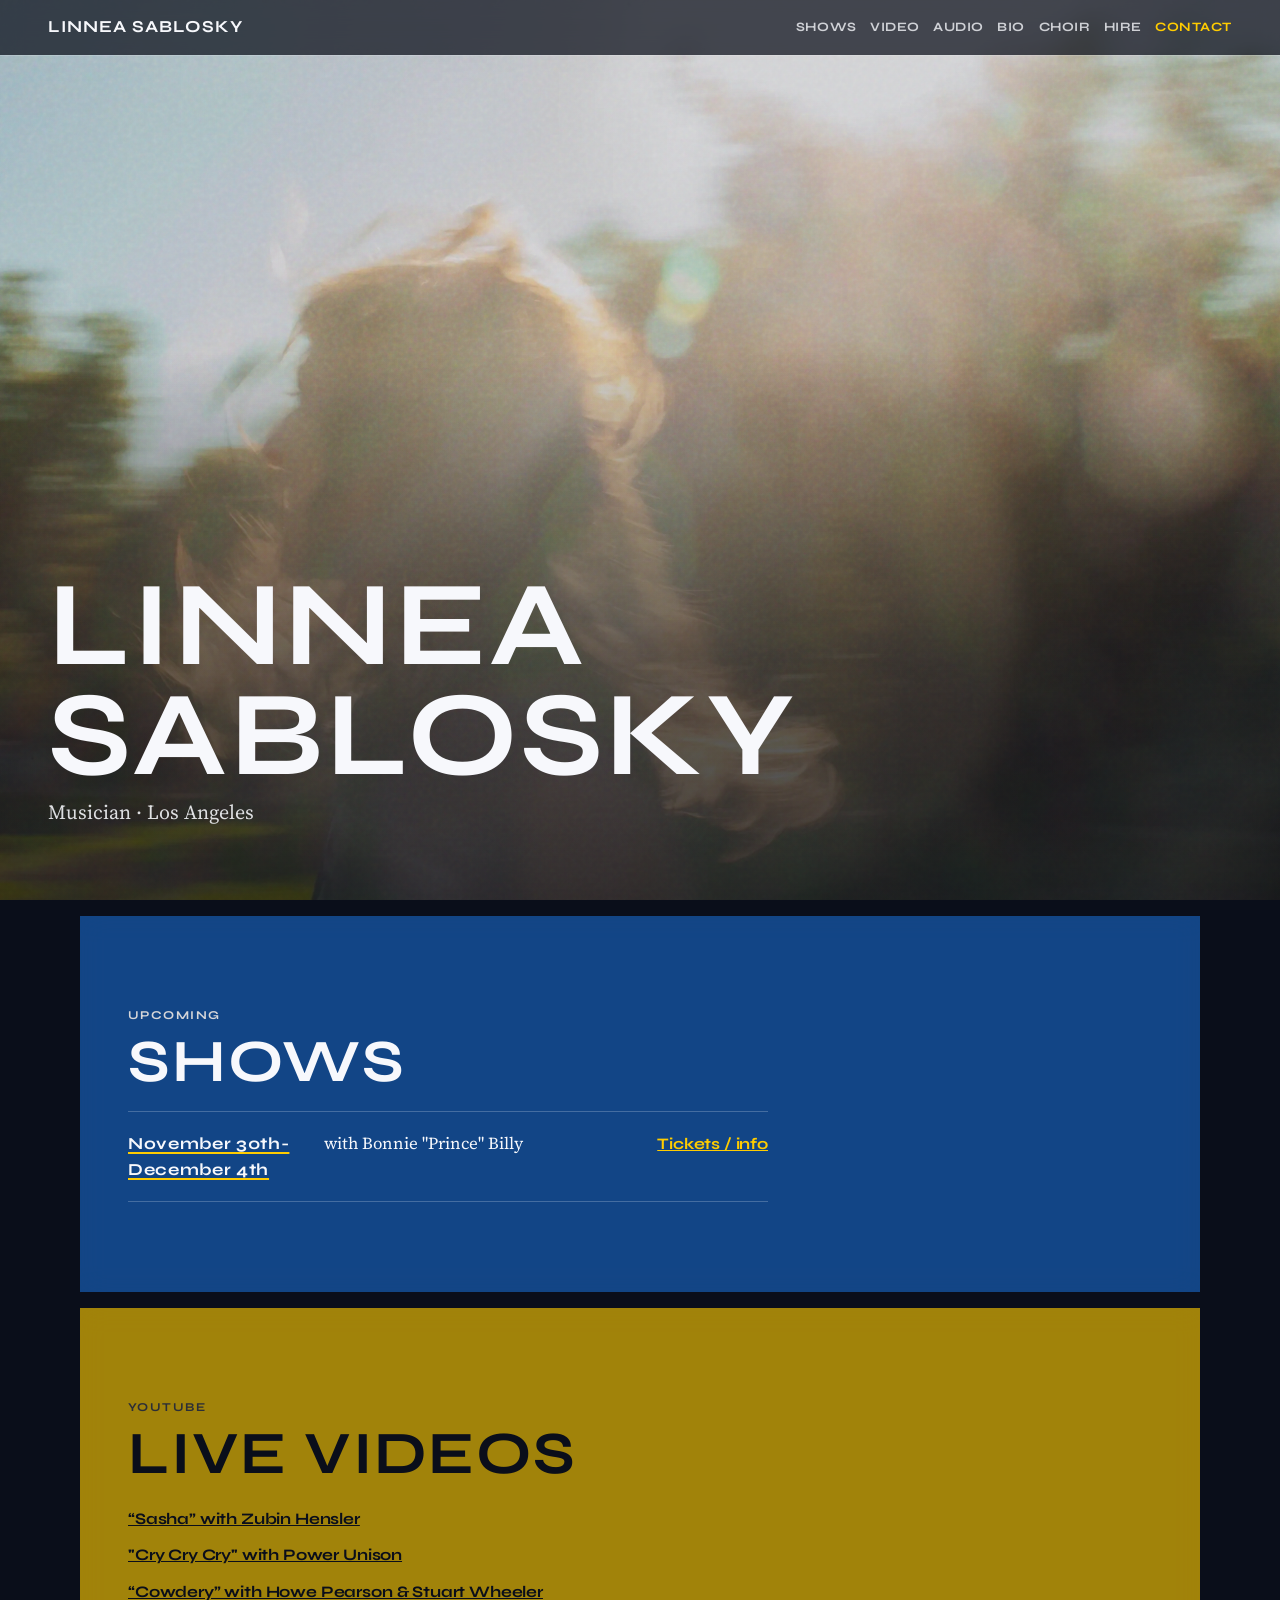
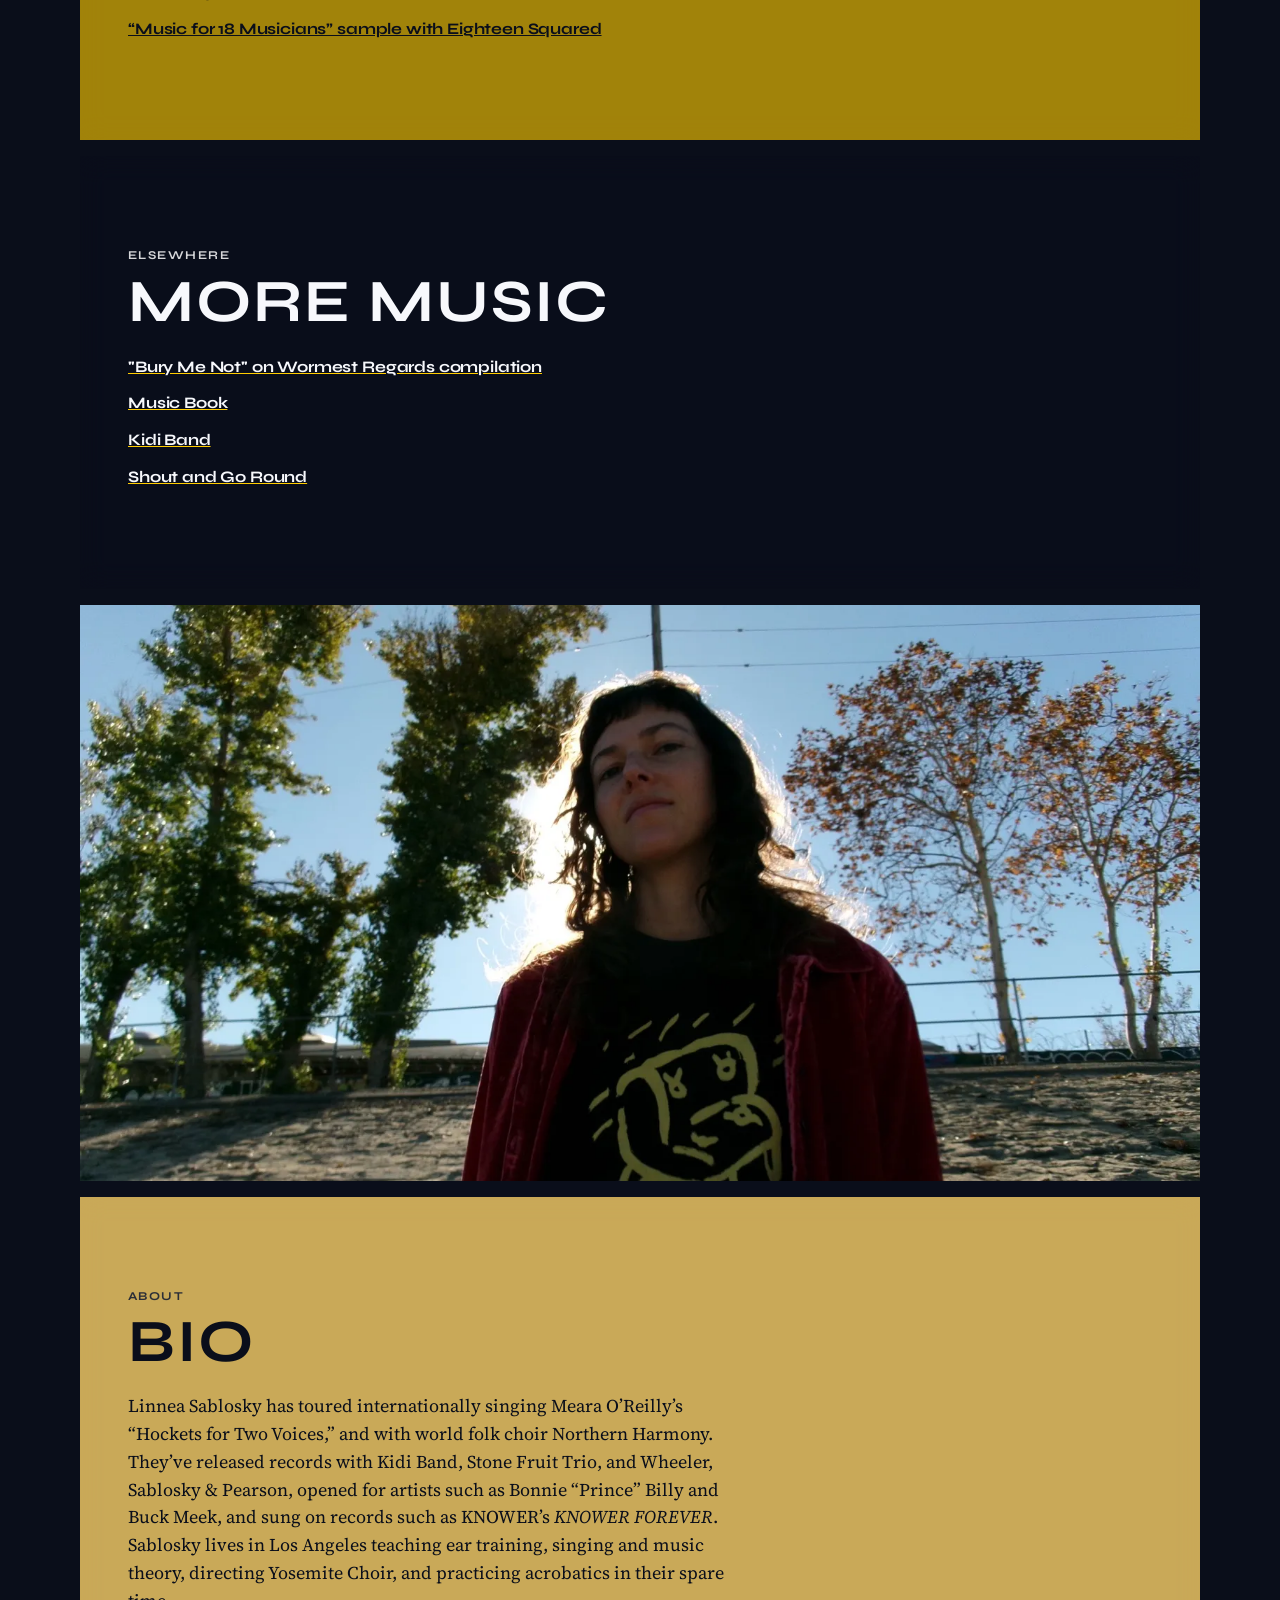
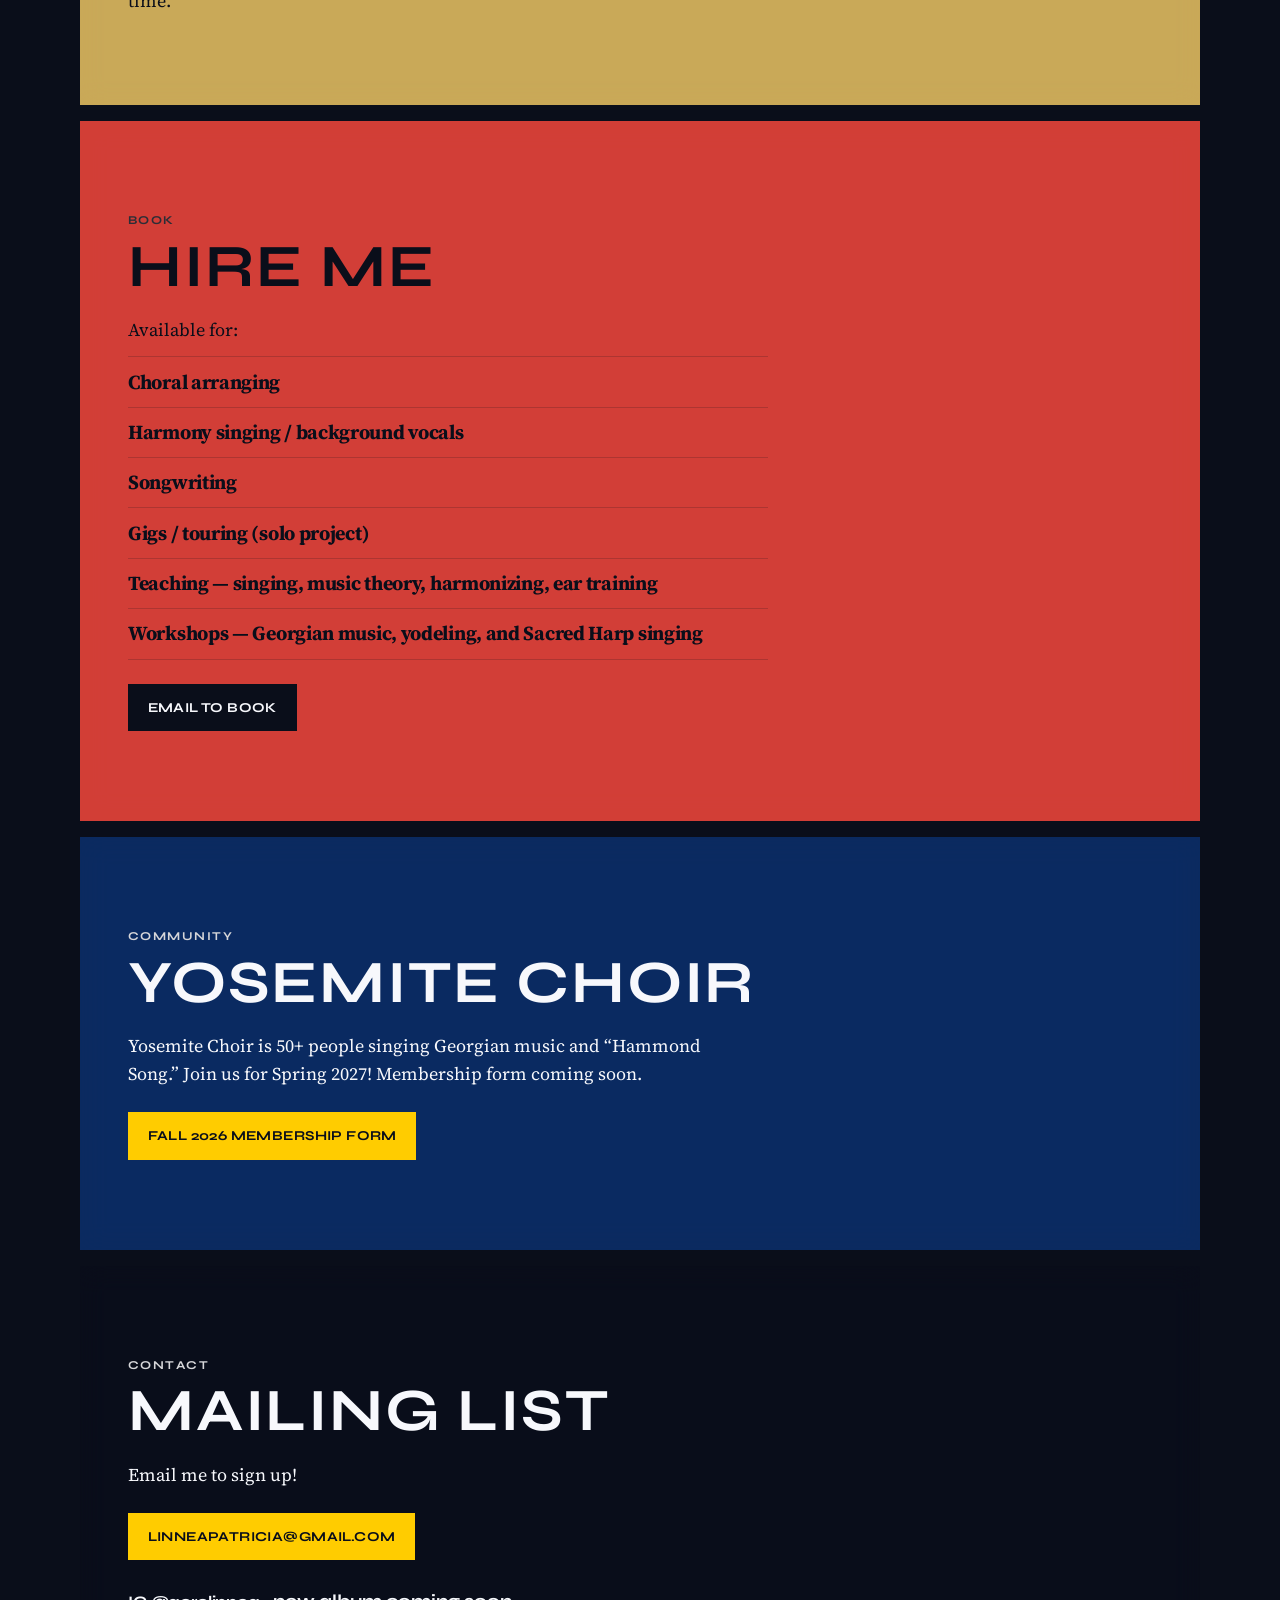
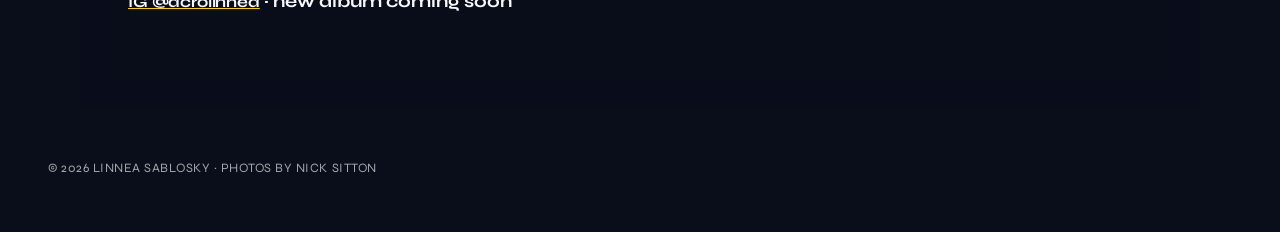
<file: index.html>
<!DOCTYPE html>
<html lang="en">
<head>
  <meta charset="utf-8">
  <meta name="viewport" content="width=device-width, initial-scale=1">
  <title>Linnea Sablosky</title>
  <meta name="description" content="Los Angeles musician. You can hire them for teaching, songwriting, gigs, and more.">
  <link rel="canonical" href="https://linneasablosky.com/">

  <!-- Open Graph / messaging previews -->
  <meta property="og:type" content="website">
  <meta property="og:url" content="https://linneasablosky.com/">
  <meta property="og:site_name" content="Linnea Sablosky">
  <!-- Title is the tagline (not the name) so iMessage doesn’t show Name + Name under the domain -->
  <meta property="og:title" content="Musician · Los Angeles">
  <meta property="og:description" content="Los Angeles musician. You can hire them for teaching, songwriting, gigs, and more.">
  <meta property="og:image" content="https://linneasablosky.com/images/portrait.jpg">
  <meta property="og:image:type" content="image/jpeg">
  <meta property="og:image:width" content="1600">
  <meta property="og:image:height" content="1200">
  <meta property="og:image:alt" content="Linnea Sablosky">

  <meta name="twitter:card" content="summary_large_image">
  <meta name="twitter:title" content="Musician · Los Angeles">
  <meta name="twitter:description" content="Los Angeles musician. You can hire them for teaching, songwriting, gigs, and more.">
  <meta name="twitter:image" content="https://linneasablosky.com/images/portrait.jpg">

  <link rel="icon" href="favicon.ico" sizes="any">
  <link rel="icon" type="image/png" sizes="32x32" href="images/favicon-32.png">
  <link rel="icon" type="image/png" sizes="192x192" href="images/favicon-192.png">
  <link rel="apple-touch-icon" href="images/apple-touch-icon.png">

  <link rel="preconnect" href="https://fonts.googleapis.com">
  <link rel="preconnect" href="https://fonts.gstatic.com" crossorigin>
  <link href="https://fonts.googleapis.com/css2?family=Source+Serif+4:ital,opsz,wght@0,8..60,400;1,8..60,400&family=Syne:wght@700&display=swap" rel="stylesheet">
  <link rel="stylesheet" href="css/main.css">
</head>
<body>
  <a class="skip-link" href="#top">Skip to content</a>
  <div class="bg" aria-hidden="true"></div>

  <!-- Sticky top bar: brand name + Menu button (mobile) -->
  <div class="site-top">
    <a class="brand" href="#top">Linnea Sablosky</a>
    <button
      class="nav-toggle"
      type="button"
      aria-expanded="false"
      aria-controls="site-nav"
    >
      <span class="nav-toggle-text">Menu</span>
      <span class="nav-toggle-bars" aria-hidden="true"></span>
    </button>
  </div>

  <!--
    JUMP NAV — links to each section below.
    If you add/remove a whole section, add/remove its link here too
    (href must match the section's id, e.g. href="#shows" ↔ id="shows").
  -->
  <nav class="jump" id="site-nav" aria-label="On this page">
    <!--<a href="#lean">Lean</a>-->
    <a href="#shows">Shows</a>
    <a href="#live">Video</a>
    <a href="#listen">Audio</a>
    <a href="#bio">Bio</a>
    <a href="#choir">Choir</a>
    <a href="#hire">Hire</a>
    <a href="#contact">Contact</a>
  </nav>

  <main id="top" tabindex="-1">
    <section class="hero" aria-label="Introduction">
      <h1 class="hero-name">Linnea <span class="hero-break">Sablosky</span></h1>
      <p class="hero-line">Musician · Los Angeles</p>
    </section>

    <!--
      LEAN (album) — edit the blurb in <div class="prose">.
      When you have a listen/buy URL, add a button after the blurb:
        <p class="actions">
          <a class="btn btn-ink" href="YOUR-URL-HERE">Listen / buy</a>
        </p>
    
    <section class="slab slab-red" id="lean">
      <div class="slab-inner">
        <p class="eyebrow">New release</p>
        <h2>Lean</h2>
        <div class="prose">
          <p>Linnea Sablosky’s debut album, <em>Lean</em>, puts a wild imagination on vivid display. With co-production from Michael Sachs, the record is an indelible union of collective strengths: gorgeous woodwinds and eccentric instrumentation, choral arrangements that swell and split, crooked rhythms, and pop songs as ornate collages. Each track perfectly balances innovation and simplicity while Sablosky’s sweetly unaffected voice gleams throughout, crafty and shimmering. Weird powers grow strange flowers, and with <em>Lean</em>, Sablosky’s artistry is in full bloom.</p>
        </div>
      </div>
    </section>
-->
    <!--
      SHOWS — add / edit / delete <li> blocks below (order doesn’t matter; JS sorts
      soonest first). Copy an existing block and fill in:
        • <time datetime="YYYY-MM-DD"> — machine date (last night for multi-day)
        • text inside <time> — what people see (e.g. Oct 22, 23 &amp; 25)
        • <span class="show-what"> — who / where / what
        • <a class="show-link" href="..."> — optional tickets link; delete that line if none
      Tip: write & as &amp; in HTML.
      Shows auto-hide 3 days after datetime (js/main.js); empty list shows
      “Check back soon”. Still fine to delete old ones when cleaning up.
    -->
    <section class="slab slab-blue" id="shows">
      <div class="slab-inner">
        <p class="eyebrow">Upcoming</p>
        <h2>Shows</h2>
        <ul class="show-list">
          <li>
            <time datetime="2026-10-25">Oct 22, 23 &amp; 25</time>
            <span class="show-what">with Ruckus Ensemble</span>
            <a class="show-link" href="https://www.ruckusearlymusic.org/tour">Tickets / info</a>
          </li>
          <li>
            <time datetime="2026-11-11">November 11th</time>
            <span class="show-what">Echo Park house concert solo set. Email for address!</span>
          </li>
          <li>
            <time datetime="2026-11-14">November 14th</time>
            <span class="show-what">Frogtown LA river solo set</span>
          </li>
          <li>
            <time datetime="2026-11-15">November 15th</time>
            <span class="show-what">Orchard Songs + Secret Sibling at Non Plus Ultra, LA</span>
          </li>
          <li>
            <time datetime="2026-11-20">November 20</time>
            <span class="show-what">Yosemite Choir concert — location TBD</span>
          </li>
           <li>
            <time datetime="2026-12-04">November 30th-December 4th</time>
            <span class="show-what">with Bonnie "Prince" Billy</span>
            <a class="show-link" href="https://www.dominomusic.com/live/artist/bonnie-prince-billy">Tickets / info</a>
          </li>
           
        </ul>
      </div>
    </section>

    <!--
      LIVE VIDEOS — each <li> is one YouTube link.
      Copy a line, paste your URL in href="...", change the link text.
    -->
    <section class="slab slab-yellow" id="live">
      <div class="slab-inner">
        <p class="eyebrow">YouTube</p>
        <h2>Live videos</h2>
        <ul class="link-list">
          <li><a href="https://www.youtube.com/watch?v=RVHqYSeewhY">“Sasha” with Zubin Hensler</a></li>
          <li><a href="https://www.youtube.com/watch?v=QOjAcg0RFmA">"Cry Cry Cry" with Power Unison</a></li>
          <li><a href="https://www.youtube.com/watch?v=kIi4h_Ao244">“Cowdery” with Howe Pearson & Stuart Wheeler</a></li>
          <li><a href="https://www.youtube.com/watch?v=Tl1iWe4mD8s">“Music for 18 Musicians” sample with Eighteen Squared </a></li>
        </ul>
      </div>
    </section>

    
    <!--
      MORE MUSIC — Bandcamp / album links. Same pattern as Live videos above.
    -->
    <section class="slab slab-ink" id="listen">
      <div class="slab-inner">
        <p class="eyebrow">Elsewhere</p>
        <h2>More music</h2>
        <ul class="link-list">
          <li><a href="https://wormrecords.bandcamp.com/album/wormest-regards-a-worm-records-compilation">"Bury Me Not" on Wormest Regards compilation</a></li>
          <li><a href="https://stuartwheeler.bandcamp.com/album/music-book">Music Book</a></li>
          <li><a href="https://kidiband.bandcamp.com/album/so-good">Kidi Band</a></li>
          <li><a href="https://stuartwheeler.bandcamp.com/album/shout-and-go-round">Shout and Go Round</a></li>
        </ul>
      </div>
    </section>

    <!-- Portrait photo between Listen and Bio. Files live in images/ -->
    <figure class="photo-bleed">
      <picture>
        <source srcset="images/portrait.webp" type="image/webp">
        <img
          src="images/portrait.jpg"
          alt="Linnea Sablosky outdoors in a red jacket, looking toward the camera"
          width="1600"
          height="1200"
          loading="lazy"
        >
      </picture>
    </figure>

    <!-- BIO — edit the paragraph below. -->
    <section class="slab slab-frost" id="bio">
      <div class="slab-inner">
        <p class="eyebrow">About</p>
        <h2>Bio</h2>
        <div class="prose">
          <p>Linnea Sablosky has toured internationally singing Meara O’Reilly’s “Hockets for Two Voices,” and with world folk choir Northern Harmony. They’ve released records with Kidi Band, Stone Fruit Trio, and Wheeler, Sablosky &amp; Pearson, opened for artists such as Bonnie “Prince” Billy and Buck Meek, and sung on records such as KNOWER’s <em>KNOWER FOREVER</em>. Sablosky lives in Los Angeles teaching ear training, singing and music theory, directing Yosemite Choir, and practicing acrobatics in their spare time.</p>
        </div>
      </div>
    </section>

    <!--
      HIRE ME — each <li> is one offering.
      Add / remove / reword lines as needed. Use <strong>…</strong> to bold a lead phrase.
    -->
    <section class="slab slab-red-soft" id="hire">
      <div class="slab-inner">
        <p class="eyebrow">Book</p>
        <h2>Hire me</h2>
        <div class="prose">
          <p>Available for:</p>
        </div>
        <ul class="hire-list">
          <li>Choral arranging</li>
          <li>Harmony singing / background vocals</li>
          <li>Songwriting</li>
          <li>Gigs / touring (solo project)</li>
          <li>
            <strong>Teaching</strong> — singing, music theory, harmonizing, ear training
          </li>
          <li>
            <strong>Workshops</strong> — Georgian music, yodeling, and Sacred Harp singing
          </li>
        </ul>
        <p class="actions">
          <a class="btn btn-ink" href="mailto:linneapatricia@gmail.com?subject=Booking%20inquiry">Email to book</a>
        </p>
      </div>
    </section>

    <!--
      YOSEMITE CHOIR — update the season blurb in <div class="prose">.
      Membership form: paste the new Google Form URL into the href="..." below.
    -->
    <section class="slab slab-blue-deep" id="choir">
      <div class="slab-inner">
        <p class="eyebrow">Community</p>
        <h2>Yosemite Choir</h2>
        <div class="prose">
          <p>Yosemite Choir is 50+ people singing Georgian music and “Hammond Song.” Join us for Spring 2027! Membership form coming soon.</p>
        </div>
        <p class="actions">
          <a class="btn" href="https://docs.google.com/forms/d/e/1FAIpQLSf7NZLzYjD-BXQJp6M-jujCMWNaqPthXI7HwjtJ1xLQ37FMtA/viewform?usp=publish-editor">Fall 2026 Membership form</a>
        </p>
      </div>
    </section>

    <!--
      CONTACT — newsletter mailto, plain email, Instagram.
      To change Instagram: edit the href and the visible @handle text.
      When Bandcamp is ready, replace “Bandcamp coming soon” with a link, e.g.
        <a href="YOUR-BANDCAMP-URL">Bandcamp</a>
    -->
    <section class="slab slab-ink" id="contact">
      <div class="slab-inner">
        <p class="eyebrow">Contact</p>
        <h2>Mailing List</h2>
        <div class="prose">
          <p>Email me to sign up!</p>
        </div>
        <p class="actions">
          <a class="btn" href="mailto:linneapatricia@gmail.com?subject=Newsletter%20signup">linneapatricia@gmail.com</a>
        </p>
        <p class="social">
          <a href="https://www.instagram.com/acrolinnea/">IG @acrolinnea</a>
          <span aria-hidden="true"> · </span>
          <span>new album coming soon</span>
        </p>
      </div>
    </section>
  </main>

  <footer class="site-footer">
    <p>© <span id="year"></span> Linnea Sablosky · Photos by Nick Sitton</p>
  </footer>

  <script src="js/main.js"></script>
</body>
</html>
</file>
<file: css/main.css>
/* Brand colors — change these if you want a different palette. Leave the rest of this file alone. */
:root {
  --ink: #0a0e1a;
  --paper: #f7f8fc;
  --red: #e20613;
  --red-soft: #ff4a3d;
  --yellow: #ffcc00;
  --blue: #1a6fd4;
  --blue-deep: #0d3f8f;
  --font-display: "Syne", system-ui, sans-serif;
  --font-body: "Source Serif 4", Georgia, serif;
  --pad: clamp(1.25rem, 4vw, 3rem);
  --measure: 40rem;
  --header-h: 3.5rem;
}

*,
*::before,
*::after {
  box-sizing: border-box;
}

html {
  scroll-behavior: smooth;
  scroll-padding-top: calc(var(--header-h) + 0.75rem);
  background: var(--ink);
}

body {
  margin: 0;
  font-family: var(--font-body);
  font-size: 1.125rem;
  line-height: 1.55;
  color: var(--ink);
  background: transparent;
}

img {
  max-width: 100%;
  display: block;
}

a {
  color: inherit;
}

a:hover {
  text-decoration-thickness: 0.12em;
}

a:focus-visible {
  outline: 2px solid currentColor;
  outline-offset: 3px;
}

/* Keyboard-only: first Tab shows this, jumps past sticky chrome into main */
.skip-link {
  position: absolute;
  left: var(--pad);
  top: 0.75rem;
  z-index: 100;
  padding: 0.55rem 0.85rem;
  font-family: var(--font-display);
  font-size: 0.8rem;
  font-weight: 700;
  letter-spacing: 0.04em;
  text-transform: uppercase;
  text-decoration: none;
  background: var(--yellow);
  color: var(--ink);
  border: 2px solid var(--yellow);
  transform: translateY(-160%);
  transition: transform 0.15s ease;
}

.skip-link:focus {
  transform: translateY(0);
  outline: 2px solid var(--paper);
  outline-offset: 3px;
}

/* Fixed photo — sits under all content; slabs are translucent over it */
.bg {
  position: fixed;
  inset: 0;
  z-index: 0;
  pointer-events: none;
  background-color: var(--ink);
  background-image:
    linear-gradient(
      color-mix(in srgb, var(--ink) 18%, transparent),
      color-mix(in srgb, var(--ink) 18%, transparent)
    ),
    image-set(
      url("../images/background.webp") type("image/webp"),
      url("../images/background.jpg") type("image/jpeg")
    );
  background-size: cover;
  background-position: center 35%;
  background-repeat: no-repeat;
}

.bg::after {
  content: "";
  position: absolute;
  inset: 0;
  opacity: 0.2;
  background-image: url("data:image/svg+xml,%3Csvg viewBox='0 0 200 200' xmlns='http://www.w3.org/2000/svg'%3E%3Cfilter id='n'%3E%3CfeTurbulence type='fractalNoise' baseFrequency='0.9' numOctaves='3' stitchTiles='stitch'/%3E%3C/filter%3E%3Crect width='100%25' height='100%25' filter='url(%23n)'/%3E%3C/svg%3E");
  mix-blend-mode: overlay;
  pointer-events: none;
}

.site-top,
main,
.site-footer {
  position: relative;
  z-index: 1;
}

.site-top {
  z-index: 22;
}

.photo-bleed {
  margin: 0;
  padding: 0;
  background: transparent;
}

.photo-bleed picture,
.photo-bleed img {
  width: 100%;
  height: clamp(16rem, 58vw, 36rem);
  object-fit: cover;
  object-position: center 28%;
  display: block;
}

main {
  display: flex;
  flex-direction: column;
  gap: 1rem;
  padding-bottom: 1rem;
}

main:focus {
  outline: none;
}

.site-top {
  position: sticky;
  top: 0;
  z-index: 22;
  display: flex;
  flex-wrap: wrap;
  align-items: center;
  justify-content: space-between;
  gap: 0.75rem 1.5rem;
  min-height: var(--header-h);
  padding: 0.85rem var(--pad);
  color: var(--paper);
  /* Frost on ::before so position:fixed menu isn't trapped */
  background: transparent;
  border-bottom: 1px solid color-mix(in srgb, var(--paper) 18%, transparent);
}

.site-top::before {
  content: "";
  position: absolute;
  inset: 0;
  z-index: -1;
  background: color-mix(in srgb, var(--ink) 72%, transparent);
  backdrop-filter: blur(10px);
  -webkit-backdrop-filter: blur(10px);
  pointer-events: none;
}

.brand {
  font-family: var(--font-display);
  font-weight: 700;
  font-size: 1.05rem;
  letter-spacing: 0.06em;
  text-decoration: none;
  text-transform: uppercase;
}

.nav-toggle {
  display: none;
  align-items: center;
  gap: 0.55rem;
  margin: 0;
  padding: 0.35rem 0;
  border: 0;
  background: transparent;
  color: inherit;
  font-family: var(--font-display);
  font-size: 0.8rem;
  font-weight: 700;
  letter-spacing: 0.06em;
  text-transform: uppercase;
  cursor: pointer;
}

.nav-toggle:focus-visible {
  outline: 2px solid var(--yellow);
  outline-offset: 4px;
}

.nav-toggle-bars {
  position: relative;
  display: block;
  width: 1.35rem;
  height: 0.85rem;
}

.nav-toggle-bars::before,
.nav-toggle-bars::after {
  content: "";
  position: absolute;
  left: 0;
  width: 100%;
  height: 2px;
  background: currentColor;
  transition: transform 0.2s ease, top 0.2s ease;
}

.nav-toggle-bars::before {
  top: 0.15rem;
}

.nav-toggle-bars::after {
  top: 0.55rem;
}

.site-top.is-open .nav-toggle-bars::before {
  top: 0.35rem;
  transform: rotate(45deg);
}

.site-top.is-open .nav-toggle-bars::after {
  top: 0.35rem;
  transform: rotate(-45deg);
}

.jump {
  display: flex;
  flex-wrap: wrap;
  gap: 0.35rem 0.85rem;
  font-family: var(--font-display);
  font-size: 0.8rem;
  font-weight: 700;
  letter-spacing: 0.04em;
  text-transform: uppercase;
  color: var(--paper);
  /* Desktop: sit in the sticky bar on the right, outside filtered chrome */
  position: fixed;
  top: 0;
  right: 0;
  /* Above .site-top (22) so links aren't covered by the frosted bar */
  z-index: 23;
  align-items: center;
  min-height: var(--header-h);
  padding: 0.85rem var(--pad);
  box-sizing: border-box;
}

.jump a {
  text-decoration: none;
  color: color-mix(in srgb, var(--paper) 78%, transparent);
  transition: color 0.2s ease;
}

.jump a:hover,
.jump a.is-active {
  color: var(--yellow);
}

.hero {
  position: relative;
  min-height: calc(100svh - var(--header-h));
  display: flex;
  flex-direction: column;
  justify-content: flex-end;
  padding: var(--pad);
  padding-bottom: clamp(2.5rem, 8vh, 5rem);
  color: var(--paper);
}

.hero::before {
  content: "";
  position: absolute;
  inset: 0;
  z-index: -1;
  background: linear-gradient(
    180deg,
    transparent 35%,
    color-mix(in srgb, var(--ink) 55%, transparent) 72%,
    color-mix(in srgb, var(--ink) 72%, transparent) 100%
  );
  pointer-events: none;
}

.hero-name {
  margin: 0 0 0.4rem;
  font-family: var(--font-display);
  font-weight: 700;
  font-size: clamp(3rem, 12vw, 7.5rem);
  line-height: 0.92;
  letter-spacing: 0.02em;
  text-transform: uppercase;
  max-width: 11ch;
}

.hero-break {
  display: block;
}

.hero-line {
  margin: 0;
  font-size: clamp(1rem, 2.2vw, 1.25rem);
  opacity: 0.88;
  max-width: 28rem;
}

.btn {
  display: inline-flex;
  align-items: center;
  gap: 0.35rem;
  padding: 0.7rem 1.1rem;
  font-family: var(--font-display);
  font-size: 0.85rem;
  font-weight: 700;
  letter-spacing: 0.03em;
  text-transform: uppercase;
  text-decoration: none;
  background: var(--yellow);
  color: var(--ink);
  border: 2px solid var(--yellow);
  transition: transform 0.2s ease, background 0.2s ease, color 0.2s ease;
}

.btn:hover {
  transform: translateY(-2px);
}

.btn-ghost {
  background: transparent;
  color: var(--paper);
  border-color: color-mix(in srgb, var(--paper) 55%, transparent);
}

.btn-ghost:hover {
  border-color: var(--paper);
  background: color-mix(in srgb, var(--paper) 12%, transparent);
}

.btn-ink {
  background: var(--ink);
  color: var(--paper);
  border-color: var(--ink);
}

.slab {
  position: relative;
  padding: clamp(3rem, 10vh, 6rem) var(--pad);
  backdrop-filter: blur(14px) saturate(1.15);
  -webkit-backdrop-filter: blur(14px) saturate(1.15);
}

@media (min-width: 800px) {
  .slab {
    margin-inline: clamp(1.25rem, 7vw, 5rem);
  }

  .photo-bleed {
    margin-inline: clamp(1.25rem, 7vw, 5rem);
  }

  .slab-inner {
    max-width: 52rem;
  }
}

.slab-inner {
  max-width: var(--measure);
}

/* Translucent primaries so the fixed photo keeps moving behind content */
.slab-red {
  background: color-mix(in srgb, var(--red) 58%, transparent);
  color: var(--paper);
}

.slab-red-soft {
  /* Higher opacity so ink type clears AA over the fixed photo */
  background: color-mix(in srgb, var(--red-soft) 82%, transparent);
  color: var(--ink);
}

.slab-blue {
  background: color-mix(in srgb, var(--blue) 58%, transparent);
  color: var(--paper);
}

.slab-blue-deep {
  background: color-mix(in srgb, var(--blue-deep) 60%, transparent);
  color: var(--paper);
}

.slab-yellow {
  background: color-mix(in srgb, var(--yellow) 62%, transparent);
  color: var(--ink);
}

.slab-ink {
  background: color-mix(in srgb, var(--ink) 55%, transparent);
  color: var(--paper);
}

/* Warm wash — opacity high enough for ink type over the photo */
.slab-frost {
  background: color-mix(in srgb, #ffd56a 78%, transparent);
  color: var(--ink);
}

.slab-red .btn,
.slab-blue .btn,
.slab-blue-deep .btn,
.slab-ink .btn {
  background: var(--yellow);
  color: var(--ink);
  border-color: var(--yellow);
}

.slab-red .btn-ink,
.slab-blue .btn-ink,
.slab-blue-deep .btn-ink,
.slab-frost .btn-ink {
  background: var(--ink);
  color: var(--paper);
  border-color: var(--ink);
}

.slab-yellow .btn-ink {
  background: var(--ink);
  color: var(--yellow);
  border-color: var(--ink);
}

.slab-red a:not(.btn),
.slab-blue a:not(.btn),
.slab-blue-deep a:not(.btn),
.slab-ink a:not(.btn) {
  text-decoration-color: var(--yellow);
}

.eyebrow {
  margin: 0 0 0.5rem;
  font-family: var(--font-display);
  font-size: 0.75rem;
  font-weight: 700;
  letter-spacing: 0.12em;
  text-transform: uppercase;
  /* Solid mute (not opacity) so contrast stays predictable over the photo */
  color: color-mix(in srgb, currentColor 72%, gray);
}

.slab h2 {
  margin: 0 0 1.25rem;
  font-family: var(--font-display);
  font-weight: 700;
  font-size: clamp(2.25rem, 6vw, 3.75rem);
  line-height: 0.98;
  letter-spacing: 0.03em;
  text-transform: uppercase;
}

.prose p {
  margin: 0 0 1rem;
  max-width: 38rem;
}

.prose p:last-child {
  margin-bottom: 0;
}

.actions {
  display: flex;
  flex-wrap: wrap;
  gap: 0.75rem;
  margin: 1.5rem 0 0;
}

.link-list,
.show-list {
  list-style: none;
  margin: 0;
  padding: 0;
}

.link-list li {
  margin: 0.55rem 0;
}

.hire-list {
  list-style: none;
  margin: 0.75rem 0 0;
  padding: 0;
  
  font-weight: 700;
  font-size: clamp(1.05rem, 2.4vw, 1.25rem);
  letter-spacing: -0.015em;
  line-height: 1.35;
}

.hire-list li {
  margin: 0;
  padding: 0.7rem 0;
  border-bottom: 1px solid color-mix(in srgb, var(--ink) 18%, transparent);
}

.hire-list li:first-child {
  border-top: 1px solid color-mix(in srgb, var(--ink) 18%, transparent);
}

.hire-list strong {
  font-weight: 700;
}

.link-list a,
.show-link,
.social a {
  font-family: var(--font-display);
  font-weight: 700;
  font-size: 1rem;
  letter-spacing: -0.01em;
}

.show-list li {
  display: grid;
  gap: 0.25rem 1.25rem;
  padding: 1.15rem 0;
  border-bottom: 1px solid color-mix(in srgb, var(--paper) 22%, transparent);
}

.show-list li:first-child {
  border-top: 1px solid color-mix(in srgb, var(--paper) 22%, transparent);
}

.show-list time {
  font-family: var(--font-display);
  font-weight: 700;
  font-size: 1.05rem;
  letter-spacing: 0.04em;
  /* Paper body + yellow underline keeps the accent without failing AA */
  color: var(--paper);
  text-decoration: underline;
  text-decoration-color: var(--yellow);
  text-decoration-thickness: 0.12em;
  text-underline-offset: 0.18em;
}

.show-what {
  font-size: 1.05rem;
}

.show-empty {
  margin: 0.35rem 0 0;
  font-size: 1.15rem;
  color: color-mix(in srgb, var(--paper) 78%, transparent);
}

.show-link {
  color: var(--yellow);
  width: fit-content;
}

@media (min-width: 640px) {
  .show-list li {
    grid-template-columns: 11rem 1fr auto;
    align-items: baseline;
  }
}

.social {
  margin: 1.75rem 0 0;
  font-family: var(--font-display);
  font-weight: 700;
}

.site-footer {
  padding: 1.5rem var(--pad) 2.5rem;
  color: var(--paper);
  font-family: var(--font-display);
  font-size: 0.8rem;
  letter-spacing: 0.04em;
  text-transform: uppercase;
  opacity: 0.65;
}

/* Hamburger earlier than true “phone” — brand + 8 jump links need more space */
@media (max-width: 800px) {
  .site-top {
    flex-wrap: nowrap;
  }

  .site-top::before {
    background: color-mix(in srgb, var(--ink) 88%, transparent);
  }

  .nav-toggle {
    display: inline-flex;
    margin-left: auto;
    z-index: 22;
  }

  .jump {
    display: none;
    left: 0;
    right: 0;
    top: 0;
    bottom: 0;
    width: 100%;
    /* Under .site-top so Menu/Close stays clickable */
    z-index: 21;
    flex-direction: column;
    flex-wrap: nowrap;
    justify-content: center;
    align-items: flex-end;
    gap: 0.85rem;
    min-height: 100svh;
    margin: 0;
    padding: calc(var(--header-h) + 1.5rem) var(--pad) 2rem;
    overflow-y: auto;
    background: color-mix(in srgb, var(--ink) 94%, transparent);
    backdrop-filter: blur(16px);
    -webkit-backdrop-filter: blur(16px);
    font-size: clamp(1.35rem, 6.5vw, 1.85rem);
    letter-spacing: 0.06em;
    text-align: right;
  }

  body.nav-open .jump {
    display: flex;
  }

  .jump a {
    color: var(--paper);
    width: fit-content;
  }

  body.nav-open {
    overflow: hidden;
  }

  .bg {
    position: fixed;
    inset: 0;
    min-height: 100svh;
  }

  .hero {
    min-height: calc(100svh - var(--header-h));
    overflow: hidden;
  }

  .hero-name {
    max-width: none;
    width: 100%;
    font-size: clamp(2.75rem, 13vw, 4rem);
  }
}

@media (prefers-reduced-motion: reduce) {
  html {
    scroll-behavior: auto;
  }

  .btn:hover {
    transform: none;
  }

  .nav-toggle-bars::before,
  .nav-toggle-bars::after {
    transition: none;
  }
}
</file>
